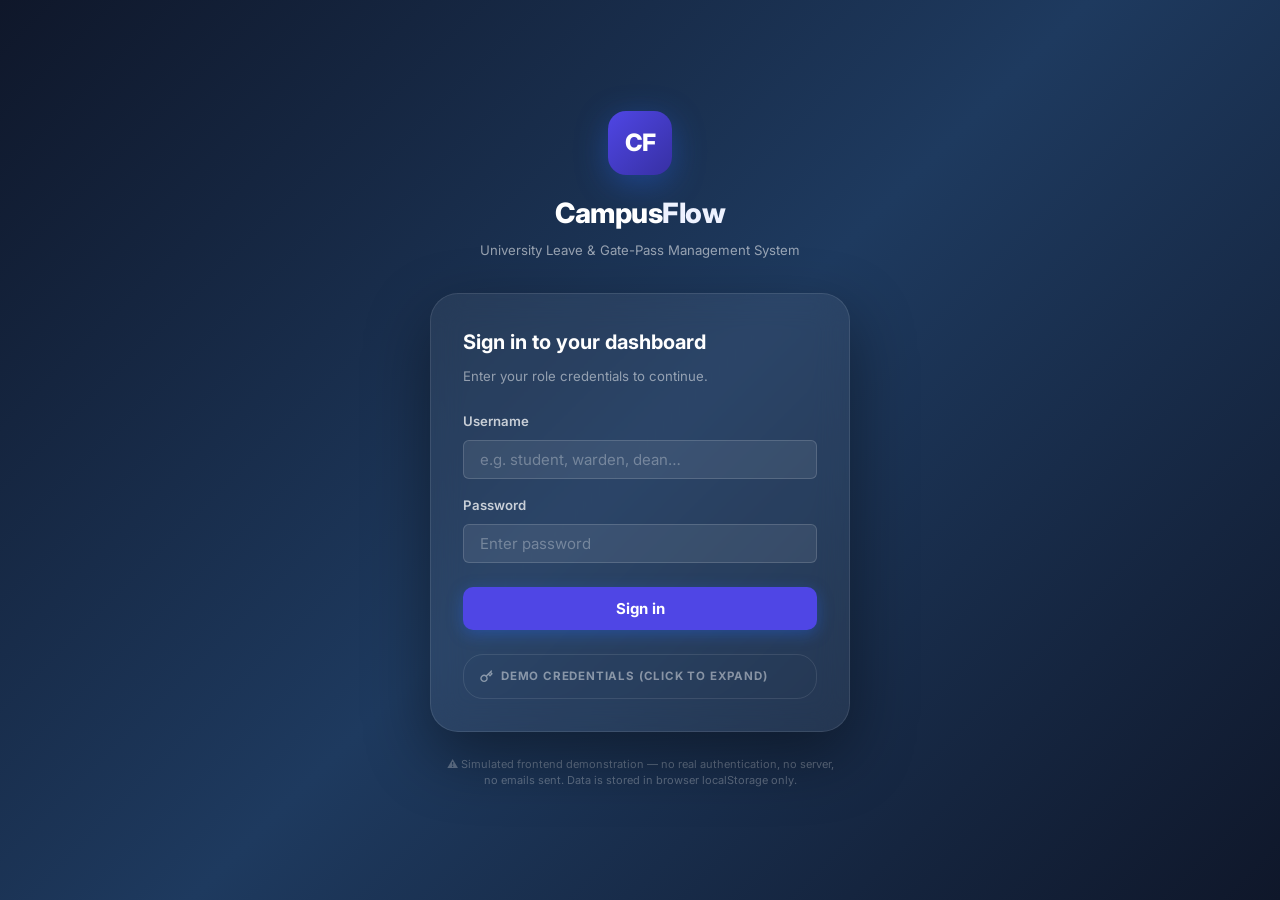
<file: Vanshika/index.html>
<!DOCTYPE html>
<html lang="en">
<head>
  <meta charset="UTF-8">
  <meta name="viewport" content="width=device-width, initial-scale=1.0">
  <title>CampusFlow — Login</title>
  <meta name="description" content="CampusFlow: University leave-approval and QR gate-pass management. Log in to access your role dashboard.">
  <link rel="preconnect" href="https://fonts.googleapis.com">
  <link rel="preconnect" href="https://fonts.gstatic.com" crossorigin>
  <link href="https://fonts.googleapis.com/css2?family=Inter:wght@300;400;500;600;700;800&display=swap" rel="stylesheet">
  <link rel="stylesheet" href="css/styles.css">
  <style>
    /* ── Login-page specific layout ── */
    body {
      min-height: 100vh;
      background: linear-gradient(135deg, #0F172A 0%, #1E3A5F 50%, #0F172A 100%);
      display: flex;
      align-items: center;
      justify-content: center;
      padding: var(--cf-sp-6);
    }

    .cf-login-wrap {
      width: 100%;
      max-width: 420px;
    }

    /* Brand */
    .cf-login-brand {
      text-align: center;
      margin-bottom: var(--cf-sp-8);
    }
    .cf-login-logo {
      display: inline-flex;
      align-items: center;
      justify-content: center;
      width: 64px;
      height: 64px;
      background: linear-gradient(135deg, var(--cf-primary), var(--cf-primary-dark));
      border-radius: 18px;
      font-size: 1.5rem;
      font-weight: 800;
      color: #fff;
      letter-spacing: -1px;
      margin-bottom: var(--cf-sp-4);
      box-shadow: 0 8px 32px rgba(37,99,235,0.4);
    }
    .cf-login-brand-title {
      font-size: 1.75rem;
      font-weight: 800;
      letter-spacing: -0.5px;
      color: #fff;
      margin: 0 0 var(--cf-sp-1);
    }
    .cf-login-brand-title span {
      color: var(--cf-primary-light, #60a5fa);
    }
    .cf-login-brand-sub {
      font-size: var(--cf-fs-sm);
      color: rgba(255,255,255,0.55);
      margin: 0;
    }

    /* Card */
    .cf-login-card {
      background: rgba(255,255,255,0.06);
      border: 1px solid rgba(255,255,255,0.10);
      backdrop-filter: blur(16px);
      -webkit-backdrop-filter: blur(16px);
      border-radius: var(--cf-radius-xl);
      padding: var(--cf-sp-8);
      box-shadow: 0 24px 64px rgba(0,0,0,0.4);
    }

    .cf-login-card h2 {
      font-size: var(--cf-fs-lg);
      font-weight: 700;
      color: #fff;
      margin: 0 0 var(--cf-sp-2);
    }
    .cf-login-card > p {
      font-size: var(--cf-fs-sm);
      color: rgba(255,255,255,0.5);
      margin: 0 0 var(--cf-sp-6);
    }

    /* Form elements inside dark card */
    .cf-login-card .cf-label {
      color: rgba(255,255,255,0.75);
    }
    .cf-login-card .cf-input {
      background: rgba(255,255,255,0.08);
      border-color: rgba(255,255,255,0.15);
      color: #fff;
    }
    .cf-login-card .cf-input::placeholder { color: rgba(255,255,255,0.3); }
    .cf-login-card .cf-input:focus {
      background: rgba(255,255,255,0.12);
      border-color: var(--cf-primary);
      box-shadow: 0 0 0 3px rgba(37,99,235,0.3);
    }

    /* Error message */
    #cf-login-error {
      display: none;
      align-items: center;
      gap: var(--cf-sp-2);
      background: rgba(239,68,68,0.15);
      border: 1px solid rgba(239,68,68,0.4);
      border-radius: var(--cf-radius);
      padding: var(--cf-sp-3) var(--cf-sp-4);
      font-size: var(--cf-fs-sm);
      color: #FCA5A5;
      margin-bottom: var(--cf-sp-5);
    }
    #cf-login-error.visible { display: flex; }

    /* Login button */
    .cf-login-btn {
      width: 100%;
      padding: var(--cf-sp-3) var(--cf-sp-4);
      font-size: var(--cf-fs-base);
      font-weight: 700;
      border-radius: var(--cf-radius);
      background: var(--cf-primary);
      color: #fff;
      border: none;
      cursor: pointer;
      transition: background 0.2s, transform 0.1s, box-shadow 0.2s;
      box-shadow: 0 4px 16px rgba(37,99,235,0.4);
    }
    .cf-login-btn:hover { background: var(--cf-primary-dark); box-shadow: 0 6px 20px rgba(37,99,235,0.5); }
    .cf-login-btn:active { transform: scale(0.98); }
    .cf-login-btn:disabled { opacity: 0.6; cursor: not-allowed; }

    /* Demo credentials panel */
    .cf-demo-panel {
      margin-top: var(--cf-sp-6);
      border: 1px solid rgba(255,255,255,0.1);
      border-radius: var(--cf-radius-lg);
      overflow: hidden;
    }
    .cf-demo-panel summary {
      padding: var(--cf-sp-3) var(--cf-sp-4);
      cursor: pointer;
      font-size: var(--cf-fs-xs);
      font-weight: 700;
      text-transform: uppercase;
      letter-spacing: 0.07em;
      color: rgba(255,255,255,0.45);
      display: flex;
      align-items: center;
      gap: var(--cf-sp-2);
      list-style: none;
      user-select: none;
    }
    .cf-demo-panel summary:hover { color: rgba(255,255,255,0.7); }
    .cf-demo-panel summary::-webkit-details-marker { display: none; }
    .cf-demo-creds {
      padding: 0 var(--cf-sp-4) var(--cf-sp-4);
    }
    .cf-cred-row {
      display: flex;
      align-items: center;
      justify-content: space-between;
      padding: var(--cf-sp-2) 0;
      border-bottom: 1px solid rgba(255,255,255,0.06);
      gap: var(--cf-sp-3);
    }
    .cf-cred-row:last-child { border-bottom: none; }
    .cf-cred-label {
      font-size: var(--cf-fs-xs);
      font-weight: 600;
      color: rgba(255,255,255,0.55);
      min-width: 90px;
    }
    .cf-cred-val {
      font-size: var(--cf-fs-xs);
      color: rgba(255,255,255,0.75);
      font-family: 'Courier New', monospace;
    }
    .cf-cred-fill {
      font-size: 11px;
      padding: 2px 8px;
      border-radius: 4px;
      border: 1px solid rgba(255,255,255,0.18);
      background: rgba(255,255,255,0.06);
      color: rgba(255,255,255,0.6);
      cursor: pointer;
      white-space: nowrap;
      transition: background 0.15s;
    }
    .cf-cred-fill:hover { background: rgba(255,255,255,0.12); color: #fff; }

    /* Demo notice */
    .cf-demo-notice {
      text-align: center;
      font-size: 11px;
      color: rgba(255,255,255,0.3);
      margin-top: var(--cf-sp-6);
      line-height: 1.5;
    }
  </style>
</head>
<body>

  <div class="cf-login-wrap">

    <!-- Brand -->
    <div class="cf-login-brand">
      <div class="cf-login-logo">CF</div>
      <h1 class="cf-login-brand-title">Campus<span>Flow</span></h1>
      <p class="cf-login-brand-sub">University Leave &amp; Gate-Pass Management System</p>
    </div>

    <!-- Login card -->
    <div class="cf-login-card">
      <h2>Sign in to your dashboard</h2>
      <p>Enter your role credentials to continue.</p>

      <!-- Error banner -->
      <div id="cf-login-error" role="alert" aria-live="polite">
        <svg xmlns="http://www.w3.org/2000/svg" width="16" height="16" viewBox="0 0 24 24"
             fill="none" stroke="currentColor" stroke-width="2" stroke-linecap="round" stroke-linejoin="round">
          <circle cx="12" cy="12" r="10"/><line x1="12" y1="8" x2="12" y2="12"/><line x1="12" y1="16" x2="12.01" y2="16"/>
        </svg>
        <span id="cf-login-error-text">Invalid username or password.</span>
      </div>

      <!-- Form -->
      <form id="cf-login-form" novalidate autocomplete="off">
        <div class="cf-form-group">
          <label class="cf-label" for="cf-username">Username</label>
          <input class="cf-input" type="text" id="cf-username"
                 placeholder="e.g. student, warden, dean…"
                 autocomplete="username" autocorrect="off" autocapitalize="none"
                 required aria-required="true">
        </div>

        <div class="cf-form-group" style="margin-top:var(--cf-sp-4)">
          <label class="cf-label" for="cf-password">Password</label>
          <input class="cf-input" type="password" id="cf-password"
                 placeholder="Enter password"
                 autocomplete="current-password"
                 required aria-required="true">
        </div>

        <button class="cf-login-btn" id="cf-login-btn" type="submit" style="margin-top:var(--cf-sp-6)">
          Sign in
        </button>
      </form>

      <!-- Demo credentials panel -->
      <details class="cf-demo-panel" id="cf-demo-panel">
        <summary>
          <svg xmlns="http://www.w3.org/2000/svg" width="13" height="13" viewBox="0 0 24 24"
               fill="none" stroke="currentColor" stroke-width="2.5" stroke-linecap="round" stroke-linejoin="round">
            <path d="M21 2l-2 2m-7.61 7.61a5.5 5.5 0 1 1-7.778 7.778 5.5 5.5 0 0 1 7.777-7.777zm0 0L15.5 7.5m0 0l3 3L22 7l-3-3m-3.5 3.5L19 4"/>
          </svg>
          Demo Credentials (click to expand)
        </summary>
        <div class="cf-demo-creds" id="cf-demo-creds-list"></div>
      </details>
    </div>

    <!-- Demo notice -->
    <p class="cf-demo-notice">
      ⚠️ Simulated frontend demonstration — no real authentication, no server,<br>
      no emails sent. Data is stored in browser localStorage only.
    </p>

  </div>

  <div id="cf-toast-container" role="status" aria-live="polite" aria-atomic="false"></div>

  <script src="js/auth.js"></script>
  <script src="js/toast.js"></script>
  <script>
    (function () {
      'use strict';

      /* If already logged in, skip straight to dashboard */
      CFAuth.redirectIfLoggedIn();

      var ROLE_COLORS = {
        student:  '#6D28D9',
        warden:   '#0369A1',
        dean:     '#065F46',
        vani:     '#9D174D',
        security: '#92400E'
      };

      /* Build demo credentials quick-fill list */
      var credsList = document.getElementById('cf-demo-creds-list');
      var ROLE_LABELS = { student: 'Student', warden: 'Warden', dean: 'Dean / Dept.', vani: 'Vani Mandir', security: 'Security' };
      CFAuth.DEMO_USERS.forEach(function (u) {
        var row = document.createElement('div');
        row.className = 'cf-cred-row';
        row.innerHTML =
          '<span class="cf-cred-label">' + (ROLE_LABELS[u.role] || u.role) + '</span>' +
          '<span class="cf-cred-val">' + u.username + ' / ' + u.password + '</span>' +
          '<button class="cf-cred-fill" type="button" data-user="' + u.username + '" data-pass="' + u.password + '">Fill</button>';
        credsList.appendChild(row);
      });

      credsList.querySelectorAll('.cf-cred-fill').forEach(function (btn) {
        btn.addEventListener('click', function () {
          document.getElementById('cf-username').value = btn.getAttribute('data-user');
          document.getElementById('cf-password').value = btn.getAttribute('data-pass');
          hideError();
          document.getElementById('cf-login-btn').focus();
        });
      });

      /* Form submit */
      document.getElementById('cf-login-form').addEventListener('submit', function (e) {
        e.preventDefault();
        var username = document.getElementById('cf-username').value;
        var password = document.getElementById('cf-password').value;

        if (!username.trim()) { showError('Please enter your username.'); return; }
        if (!password)        { showError('Please enter your password.'); return; }

        var btn = document.getElementById('cf-login-btn');
        btn.disabled = true;
        btn.textContent = 'Signing in…';

        setTimeout(function () {   /* tiny delay for UX realism */
          var result = CFAuth.login(username, password);
          if (result.success) {
            btn.textContent = 'Redirecting…';
            window.location.href = result.user.href;
          } else {
            showError('Invalid username or password. Check the demo credentials below.');
            btn.disabled = false;
            btn.textContent = 'Sign in';
          }
        }, 350);
      });

      function showError(msg) {
        var err = document.getElementById('cf-login-error');
        document.getElementById('cf-login-error-text').textContent = msg;
        err.classList.add('visible');
        err.setAttribute('aria-hidden', 'false');
      }
      function hideError() {
        var err = document.getElementById('cf-login-error');
        err.classList.remove('visible');
        err.setAttribute('aria-hidden', 'true');
      }
    })();
  </script>
</body>
</html>
</file>
<file: Vanshika/css/styles.css>
/* ============================================================
   CampusFlow Design System — styles.css
   Vanilla CSS · No build step · file:// compatible
   ============================================================ */

/* ── Google Fonts ── */
@import url('https://fonts.googleapis.com/css2?family=Inter:wght@300;400;500;600;700;800&display=swap');

/* ════════════════════════════════════════════════════════════
   1. CSS CUSTOM PROPERTIES (Design Tokens)
   ════════════════════════════════════════════════════════════ */
:root {
  /* Colours */
  --cf-primary:        #4F46E5;
  --cf-primary-dark:   #3730A3;
  --cf-primary-light:  #EEF2FF;
  --cf-accent:         #06B6D4;

  /* Role colours */
  --cf-student:        #4F46E5;
  --cf-warden:         #059669;
  --cf-dean:           #D97706;
  --cf-vani:           #7C3AED;
  --cf-security:       #DC2626;

  /* Status colours */
  --cf-pending:        #F59E0B;
  --cf-approved:       #10B981;
  --cf-rejected:       #EF4444;
  --cf-bypassed:       #7C3AED;
  --cf-info:           #3B82F6;

  /* Neutral palette */
  --cf-bg:             #F8FAFC;
  --cf-surface:        #FFFFFF;
  --cf-surface-2:      #F1F5F9;
  --cf-border:         #E2E8F0;
  --cf-border-strong:  #CBD5E1;
  --cf-text:           #0F172A;
  --cf-text-2:         #475569;
  --cf-text-3:         #94A3B8;
  --cf-overlay:        rgba(15,23,42,0.55);

  /* Typography */
  --cf-font:           'Inter', system-ui, -apple-system, sans-serif;
  --cf-fs-xs:          0.72rem;
  --cf-fs-sm:          0.825rem;
  --cf-fs-base:        0.9375rem;
  --cf-fs-md:          1.0625rem;
  --cf-fs-lg:          1.25rem;
  --cf-fs-xl:          1.5rem;
  --cf-fs-2xl:         1.875rem;
  --cf-fs-3xl:         2.25rem;

  /* Spacing */
  --cf-sp-1:  0.25rem;
  --cf-sp-2:  0.5rem;
  --cf-sp-3:  0.75rem;
  --cf-sp-4:  1rem;
  --cf-sp-5:  1.25rem;
  --cf-sp-6:  1.5rem;
  --cf-sp-8:  2rem;
  --cf-sp-10: 2.5rem;
  --cf-sp-12: 3rem;
  --cf-sp-16: 4rem;

  /* Borders & radius */
  --cf-radius-sm:  6px;
  --cf-radius:     10px;
  --cf-radius-md:  14px;
  --cf-radius-lg:  20px;
  --cf-radius-xl:  28px;
  --cf-radius-full: 9999px;

  /* Shadows */
  --cf-shadow-sm:   0 1px 3px rgba(0,0,0,0.08), 0 1px 2px rgba(0,0,0,0.06);
  --cf-shadow:      0 4px 12px rgba(0,0,0,0.08), 0 2px 6px rgba(0,0,0,0.06);
  --cf-shadow-md:   0 8px 24px rgba(0,0,0,0.10), 0 4px 10px rgba(0,0,0,0.06);
  --cf-shadow-lg:   0 16px 48px rgba(0,0,0,0.14), 0 6px 16px rgba(0,0,0,0.08);

  /* Transitions */
  --cf-ease:        cubic-bezier(0.4,0,0.2,1);
  --cf-dur-fast:    150ms;
  --cf-dur:         250ms;
  --cf-dur-slow:    400ms;

  /* Layout */
  --cf-nav-h:       64px;
  --cf-sidebar-w:   260px;
  --cf-content-max: 1200px;
}

/* ════════════════════════════════════════════════════════════
   2. RESET & BASE
   ════════════════════════════════════════════════════════════ */
*, *::before, *::after {
  box-sizing: border-box;
  margin: 0;
  padding: 0;
}

html {
  font-size: 16px;
  scroll-behavior: smooth;
  -webkit-text-size-adjust: 100%;
}

body {
  font-family: var(--cf-font);
  font-size: var(--cf-fs-base);
  color: var(--cf-text);
  background: var(--cf-bg);
  line-height: 1.6;
  min-height: 100vh;
  -webkit-font-smoothing: antialiased;
}

a { color: inherit; text-decoration: none; }
img, svg { display: block; max-width: 100%; }
button { cursor: pointer; font-family: inherit; }
input, select, textarea { font-family: inherit; }
ul, ol { list-style: none; }

/* ════════════════════════════════════════════════════════════
   3. NAVIGATION / HEADER
   ════════════════════════════════════════════════════════════ */
.cf-nav {
  position: sticky;
  top: 0;
  z-index: 100;
  height: var(--cf-nav-h);
  background: var(--cf-surface);
  border-bottom: 1px solid var(--cf-border);
  box-shadow: var(--cf-shadow-sm);
  display: flex;
  align-items: center;
  padding: 0 var(--cf-sp-6);
  gap: var(--cf-sp-4);
}

.cf-nav__brand {
  display: flex;
  align-items: center;
  gap: var(--cf-sp-3);
  flex-shrink: 0;
}

.cf-nav__logo {
  width: 36px;
  height: 36px;
  background: linear-gradient(135deg, var(--cf-primary) 0%, var(--cf-accent) 100%);
  border-radius: var(--cf-radius-sm);
  display: flex;
  align-items: center;
  justify-content: center;
  color: #fff;
  font-weight: 800;
  font-size: var(--cf-fs-md);
}

.cf-nav__title {
  font-weight: 700;
  font-size: var(--cf-fs-md);
  color: var(--cf-text);
}

.cf-nav__title span {
  color: var(--cf-primary);
}

.cf-nav__links {
  display: flex;
  align-items: center;
  gap: var(--cf-sp-1);
  flex: 1;
  overflow-x: auto;
  padding: 0 var(--cf-sp-2);
}

.cf-nav__link {
  display: flex;
  align-items: center;
  gap: var(--cf-sp-2);
  padding: var(--cf-sp-2) var(--cf-sp-3);
  border-radius: var(--cf-radius-sm);
  font-size: var(--cf-fs-sm);
  font-weight: 500;
  color: var(--cf-text-2);
  transition: background var(--cf-dur-fast) var(--cf-ease),
              color var(--cf-dur-fast) var(--cf-ease);
  white-space: nowrap;
  border: none;
  background: transparent;
}

.cf-nav__link:hover {
  background: var(--cf-surface-2);
  color: var(--cf-text);
}

.cf-nav__link.active {
  background: var(--cf-primary-light);
  color: var(--cf-primary);
}

.cf-nav__actions {
  display: flex;
  align-items: center;
  gap: var(--cf-sp-3);
  flex-shrink: 0;
}

.cf-nav__role-badge {
  display: flex;
  align-items: center;
  gap: var(--cf-sp-2);
  padding: var(--cf-sp-1) var(--cf-sp-3);
  border-radius: var(--cf-radius-full);
  font-size: var(--cf-fs-xs);
  font-weight: 600;
  text-transform: uppercase;
  letter-spacing: 0.05em;
  background: color-mix(in srgb, var(--badge-color, var(--cf-primary)) 15%, white);
  color: var(--badge-color, var(--cf-primary));
  max-width: 260px;
  overflow: hidden;
  text-overflow: ellipsis;
  white-space: nowrap;
}

.cf-nav__hamburger {
  display: none;
  align-items: center;
  justify-content: center;
  width: 36px;
  height: 36px;
  border: 1px solid var(--cf-border);
  border-radius: var(--cf-radius-sm);
  background: transparent;
  color: var(--cf-text-2);
}

/* ════════════════════════════════════════════════════════════
   4. PAGE LAYOUT
   ════════════════════════════════════════════════════════════ */
.cf-page {
  max-width: var(--cf-content-max);
  margin: 0 auto;
  padding: var(--cf-sp-8) var(--cf-sp-6);
}

.cf-page--wide {
  max-width: 1400px;
}

.cf-page__header {
  margin-bottom: var(--cf-sp-8);
}

.cf-page__title {
  font-size: var(--cf-fs-2xl);
  font-weight: 800;
  color: var(--cf-text);
  letter-spacing: -0.02em;
  line-height: 1.2;
}

.cf-page__subtitle {
  margin-top: var(--cf-sp-2);
  color: var(--cf-text-2);
  font-size: var(--cf-fs-base);
}

/* ════════════════════════════════════════════════════════════
   5. CARDS
   ════════════════════════════════════════════════════════════ */
.cf-card {
  background: var(--cf-surface);
  border: 1px solid var(--cf-border);
  border-radius: var(--cf-radius-md);
  box-shadow: var(--cf-shadow-sm);
  overflow: hidden;
}

.cf-card__header {
  padding: var(--cf-sp-5) var(--cf-sp-6);
  border-bottom: 1px solid var(--cf-border);
  display: flex;
  align-items: center;
  gap: var(--cf-sp-3);
}

.cf-card__title {
  font-size: var(--cf-fs-md);
  font-weight: 700;
  color: var(--cf-text);
  flex: 1;
}

.cf-card__body {
  padding: var(--cf-sp-6);
}

.cf-card--hover {
  transition: transform var(--cf-dur) var(--cf-ease),
              box-shadow var(--cf-dur) var(--cf-ease);
}

.cf-card--hover:hover {
  transform: translateY(-2px);
  box-shadow: var(--cf-shadow-md);
}

/* ════════════════════════════════════════════════════════════
   6. BUTTONS
   ════════════════════════════════════════════════════════════ */
.cf-btn {
  display: inline-flex;
  align-items: center;
  justify-content: center;
  gap: var(--cf-sp-2);
  padding: 0.5625rem var(--cf-sp-5);
  border-radius: var(--cf-radius-sm);
  font-size: var(--cf-fs-sm);
  font-weight: 600;
  line-height: 1;
  border: 1.5px solid transparent;
  transition: all var(--cf-dur-fast) var(--cf-ease);
  cursor: pointer;
  white-space: nowrap;
  user-select: none;
}

.cf-btn:disabled {
  opacity: 0.45;
  cursor: not-allowed;
}

/* Primary */
.cf-btn--primary {
  background: var(--cf-primary);
  border-color: var(--cf-primary);
  color: #fff;
}
.cf-btn--primary:hover:not(:disabled) {
  background: var(--cf-primary-dark);
  border-color: var(--cf-primary-dark);
}

/* Success */
.cf-btn--success {
  background: var(--cf-approved);
  border-color: var(--cf-approved);
  color: #fff;
}
.cf-btn--success:hover:not(:disabled) {
  background: #059669;
  border-color: #059669;
}

/* Danger */
.cf-btn--danger {
  background: var(--cf-rejected);
  border-color: var(--cf-rejected);
  color: #fff;
}
.cf-btn--danger:hover:not(:disabled) {
  background: #DC2626;
  border-color: #DC2626;
}

/* Outline */
.cf-btn--outline {
  background: transparent;
  border-color: var(--cf-border-strong);
  color: var(--cf-text-2);
}
.cf-btn--outline:hover:not(:disabled) {
  background: var(--cf-surface-2);
  border-color: var(--cf-border-strong);
  color: var(--cf-text);
}

/* Ghost */
.cf-btn--ghost {
  background: transparent;
  border-color: transparent;
  color: var(--cf-text-2);
}
.cf-btn--ghost:hover:not(:disabled) {
  background: var(--cf-surface-2);
  color: var(--cf-text);
}

/* Warning */
.cf-btn--warning {
  background: var(--cf-pending);
  border-color: var(--cf-pending);
  color: #fff;
}
.cf-btn--warning:hover:not(:disabled) {
  background: #D97706;
  border-color: #D97706;
}

/* Sizes */
.cf-btn--sm {
  padding: 0.3rem var(--cf-sp-3);
  font-size: var(--cf-fs-xs);
}

.cf-btn--lg {
  padding: 0.75rem var(--cf-sp-8);
  font-size: var(--cf-fs-base);
}

/* ════════════════════════════════════════════════════════════
   7. BADGES / STATUS CHIPS
   ════════════════════════════════════════════════════════════ */
.cf-badge {
  display: inline-flex;
  align-items: center;
  gap: 4px;
  padding: 2px 10px;
  border-radius: var(--cf-radius-full);
  font-size: var(--cf-fs-xs);
  font-weight: 600;
  text-transform: uppercase;
  letter-spacing: 0.04em;
}

.cf-badge--pending  { background: #FEF3C7; color: #92400E; }
.cf-badge--approved { background: #D1FAE5; color: #065F46; }
.cf-badge--rejected { background: #FEE2E2; color: #991B1B; }
.cf-badge--bypassed { background: #EDE9FE; color: #5B21B6; }
.cf-badge--purple   { background: #EDE9FE; color: #5B21B6; }
.cf-badge--info     { background: #DBEAFE; color: #1E40AF; }
.cf-badge--neutral  { background: var(--cf-surface-2); color: var(--cf-text-2); }

/* ════════════════════════════════════════════════════════════
   8. FORM ELEMENTS
   ════════════════════════════════════════════════════════════ */
.cf-form-group {
  display: flex;
  flex-direction: column;
  gap: var(--cf-sp-2);
}

.cf-label {
  font-size: var(--cf-fs-sm);
  font-weight: 600;
  color: var(--cf-text);
}

.cf-label span.required {
  color: var(--cf-rejected);
  margin-left: 2px;
}

.cf-input,
.cf-select,
.cf-textarea {
  width: 100%;
  padding: 0.5625rem var(--cf-sp-4);
  border: 1.5px solid var(--cf-border);
  border-radius: var(--cf-radius-sm);
  background: var(--cf-surface);
  color: var(--cf-text);
  font-size: var(--cf-fs-base);
  transition: border-color var(--cf-dur-fast) var(--cf-ease),
              box-shadow var(--cf-dur-fast) var(--cf-ease);
}

.cf-input:focus,
.cf-select:focus,
.cf-textarea:focus {
  outline: none;
  border-color: var(--cf-primary);
  box-shadow: 0 0 0 3px rgba(79,70,229,0.12);
}

.cf-textarea {
  resize: vertical;
  min-height: 90px;
}

.cf-select {
  appearance: none;
  background-image: url("data:image/svg+xml,%3Csvg xmlns='http://www.w3.org/2000/svg' width='12' height='12' viewBox='0 0 24 24' fill='none' stroke='%2394A3B8' stroke-width='2.5'%3E%3Cpath d='m6 9 6 6 6-6'/%3E%3C/svg%3E");
  background-repeat: no-repeat;
  background-position: right 12px center;
  padding-right: 2.5rem;
}

.cf-form-hint {
  font-size: var(--cf-fs-xs);
  color: var(--cf-text-3);
}

/* Upload area */
.cf-upload-area {
  border: 2px dashed var(--cf-border-strong);
  border-radius: var(--cf-radius);
  padding: var(--cf-sp-10) var(--cf-sp-6);
  text-align: center;
  cursor: pointer;
  transition: border-color var(--cf-dur-fast) var(--cf-ease),
              background var(--cf-dur-fast) var(--cf-ease);
}

.cf-upload-area:hover,
.cf-upload-area.drag-over {
  border-color: var(--cf-primary);
  background: var(--cf-primary-light);
}

.cf-upload-area__icon {
  color: var(--cf-text-3);
  margin: 0 auto var(--cf-sp-3);
}

.cf-upload-area__text {
  font-weight: 600;
  color: var(--cf-text-2);
  margin-bottom: var(--cf-sp-1);
}

.cf-upload-area__sub {
  font-size: var(--cf-fs-xs);
  color: var(--cf-text-3);
}

/* ════════════════════════════════════════════════════════════
   9. GRID / LAYOUT UTILITIES
   ════════════════════════════════════════════════════════════ */
.cf-grid-2 { display: grid; grid-template-columns: 1fr 1fr; gap: var(--cf-sp-4); }
.cf-grid-3 { display: grid; grid-template-columns: repeat(3,1fr); gap: var(--cf-sp-4); }
.cf-grid-4 { display: grid; grid-template-columns: repeat(4,1fr); gap: var(--cf-sp-4); }

.cf-flex { display: flex; }
.cf-flex-col { display: flex; flex-direction: column; }
.cf-items-center { align-items: center; }
.cf-justify-between { justify-content: space-between; }
.cf-gap-2 { gap: var(--cf-sp-2); }
.cf-gap-3 { gap: var(--cf-sp-3); }
.cf-gap-4 { gap: var(--cf-sp-4); }
.cf-gap-6 { gap: var(--cf-sp-6); }

/* ════════════════════════════════════════════════════════════
   10. STAT CARDS
   ════════════════════════════════════════════════════════════ */
.cf-stat {
  background: var(--cf-surface);
  border: 1px solid var(--cf-border);
  border-radius: var(--cf-radius-md);
  padding: var(--cf-sp-5) var(--cf-sp-6);
  box-shadow: var(--cf-shadow-sm);
  display: flex;
  align-items: flex-start;
  gap: var(--cf-sp-4);
  transition: transform var(--cf-dur) var(--cf-ease),
              box-shadow var(--cf-dur) var(--cf-ease);
}

.cf-stat:hover {
  transform: translateY(-2px);
  box-shadow: var(--cf-shadow);
}

.cf-stat__icon {
  width: 48px;
  height: 48px;
  border-radius: var(--cf-radius);
  display: flex;
  align-items: center;
  justify-content: center;
  flex-shrink: 0;
}

.cf-stat__body { flex: 1; }

.cf-stat__value {
  font-size: var(--cf-fs-2xl);
  font-weight: 800;
  color: var(--cf-text);
  letter-spacing: -0.02em;
  line-height: 1;
}

.cf-stat__label {
  font-size: var(--cf-fs-sm);
  color: var(--cf-text-2);
  margin-top: var(--cf-sp-1);
}

/* Icon colour variants */
.cf-icon-bg--primary  { background: var(--cf-primary-light);  color: var(--cf-primary); }
.cf-icon-bg--success  { background: #D1FAE5; color: #059669; }
.cf-icon-bg--warning  { background: #FEF3C7; color: #D97706; }
.cf-icon-bg--danger   { background: #FEE2E2; color: #DC2626; }
.cf-icon-bg--purple   { background: #EDE9FE; color: #7C3AED; }
.cf-icon-bg--cyan     { background: #CFFAFE; color: #0891B2; }

/* ════════════════════════════════════════════════════════════
   11. TABLES
   ════════════════════════════════════════════════════════════ */
.cf-table-wrap {
  overflow-x: auto;
  border-radius: var(--cf-radius);
  border: 1px solid var(--cf-border);
}

.cf-table {
  width: 100%;
  border-collapse: collapse;
  background: var(--cf-surface);
}

.cf-table thead {
  background: var(--cf-surface-2);
}

.cf-table th {
  padding: var(--cf-sp-3) var(--cf-sp-4);
  font-size: var(--cf-fs-xs);
  font-weight: 700;
  color: var(--cf-text-2);
  text-transform: uppercase;
  letter-spacing: 0.06em;
  text-align: left;
  border-bottom: 1px solid var(--cf-border);
  white-space: nowrap;
}

.cf-table td {
  padding: var(--cf-sp-3) var(--cf-sp-4);
  font-size: var(--cf-fs-sm);
  color: var(--cf-text);
  border-bottom: 1px solid var(--cf-border);
  vertical-align: middle;
}

.cf-table tbody tr:last-child td {
  border-bottom: none;
}

.cf-table tbody tr {
  transition: background var(--cf-dur-fast) var(--cf-ease);
}

.cf-table tbody tr:hover {
  background: var(--cf-surface-2);
}

/* ════════════════════════════════════════════════════════════
   12. WORKFLOW TIMELINE
   ════════════════════════════════════════════════════════════ */
.cf-timeline {
  display: flex;
  flex-direction: column;
  gap: 0;
}

.cf-timeline__step {
  display: flex;
  gap: var(--cf-sp-4);
  position: relative;
}

.cf-timeline__step:not(:last-child) .cf-timeline__line {
  position: absolute;
  left: 11px;
  top: 24px;
  width: 2px;
  bottom: 0;
  background: var(--cf-border);
}

.cf-timeline__step.done:not(:last-child) .cf-timeline__line {
  background: var(--cf-approved);
}

.cf-timeline__dot {
  width: 24px;
  height: 24px;
  border-radius: 50%;
  flex-shrink: 0;
  display: flex;
  align-items: center;
  justify-content: center;
  position: relative;
  z-index: 1;
  margin-top: 2px;
}

.cf-timeline__step.pending .cf-timeline__dot  { background: #FEF3C7; border: 2px solid var(--cf-pending); }
.cf-timeline__step.done    .cf-timeline__dot  { background: #D1FAE5; border: 2px solid var(--cf-approved); }
.cf-timeline__step.rejected .cf-timeline__dot { background: #FEE2E2; border: 2px solid var(--cf-rejected); }
.cf-timeline__step.bypassed .cf-timeline__dot { background: #EDE9FE; border: 2px solid var(--cf-bypassed); }
.cf-timeline__step.waiting  .cf-timeline__dot { background: var(--cf-surface-2); border: 2px solid var(--cf-border-strong); }

.cf-timeline__content {
  flex: 1;
  padding-bottom: var(--cf-sp-5);
}

.cf-timeline__stage {
  font-size: var(--cf-fs-sm);
  font-weight: 700;
  color: var(--cf-text);
  display: flex;
  align-items: center;
  gap: var(--cf-sp-2);
  flex-wrap: wrap;
}

.cf-timeline__meta {
  font-size: var(--cf-fs-xs);
  color: var(--cf-text-3);
  margin-top: 2px;
}

.cf-timeline__bypass-note {
  margin-top: var(--cf-sp-2);
  padding: var(--cf-sp-2) var(--cf-sp-3);
  background: #EDE9FE;
  border-radius: var(--cf-radius-sm);
  border-left: 3px solid var(--cf-bypassed);
  font-size: var(--cf-fs-xs);
  color: #5B21B6;
  font-style: italic;
}

/* ════════════════════════════════════════════════════════════
   13. MODAL
   ════════════════════════════════════════════════════════════ */
.cf-modal-overlay {
  position: fixed;
  inset: 0;
  background: var(--cf-overlay);
  z-index: 200;
  display: flex;
  align-items: center;
  justify-content: center;
  padding: var(--cf-sp-4);
  opacity: 0;
  pointer-events: none;
  transition: opacity var(--cf-dur) var(--cf-ease);
  backdrop-filter: blur(3px);
}

.cf-modal-overlay.open {
  opacity: 1;
  pointer-events: all;
}

.cf-modal {
  background: var(--cf-surface);
  border-radius: var(--cf-radius-lg);
  box-shadow: var(--cf-shadow-lg);
  width: 100%;
  max-width: 600px;
  max-height: 90vh;
  overflow-y: auto;
  transform: scale(0.95) translateY(12px);
  transition: transform var(--cf-dur) var(--cf-ease);
}

.cf-modal-overlay.open .cf-modal {
  transform: scale(1) translateY(0);
}

.cf-modal--wide { max-width: 800px; }
.cf-modal--sm   { max-width: 440px; }

.cf-modal__header {
  padding: var(--cf-sp-5) var(--cf-sp-6);
  border-bottom: 1px solid var(--cf-border);
  display: flex;
  align-items: center;
  gap: var(--cf-sp-3);
  position: sticky;
  top: 0;
  background: var(--cf-surface);
  z-index: 1;
}

.cf-modal__title {
  font-size: var(--cf-fs-lg);
  font-weight: 700;
  flex: 1;
}

.cf-modal__close {
  width: 32px;
  height: 32px;
  border: none;
  background: var(--cf-surface-2);
  border-radius: var(--cf-radius-sm);
  display: flex;
  align-items: center;
  justify-content: center;
  color: var(--cf-text-2);
  cursor: pointer;
  transition: background var(--cf-dur-fast) var(--cf-ease);
}

.cf-modal__close:hover {
  background: var(--cf-border);
  color: var(--cf-text);
}

.cf-modal__body {
  padding: var(--cf-sp-6);
}

.cf-modal__footer {
  padding: var(--cf-sp-4) var(--cf-sp-6);
  border-top: 1px solid var(--cf-border);
  display: flex;
  justify-content: flex-end;
  gap: var(--cf-sp-3);
}

/* ════════════════════════════════════════════════════════════
   14. DRAWER (Student 360°)
   ════════════════════════════════════════════════════════════ */
.cf-drawer-overlay {
  position: fixed;
  inset: 0;
  background: var(--cf-overlay);
  z-index: 150;
  opacity: 0;
  pointer-events: none;
  transition: opacity var(--cf-dur) var(--cf-ease);
  backdrop-filter: blur(2px);
}

.cf-drawer-overlay.open {
  opacity: 1;
  pointer-events: all;
}

.cf-drawer {
  position: fixed;
  top: 0;
  right: 0;
  width: min(480px, 95vw);
  height: 100vh;
  background: var(--cf-surface);
  box-shadow: var(--cf-shadow-lg);
  z-index: 151;
  transform: translateX(100%);
  transition: transform var(--cf-dur-slow) var(--cf-ease);
  display: flex;
  flex-direction: column;
  overflow: hidden;
}

.cf-drawer.open {
  transform: translateX(0);
}

.cf-drawer__header {
  padding: var(--cf-sp-5) var(--cf-sp-6);
  border-bottom: 1px solid var(--cf-border);
  display: flex;
  align-items: center;
  gap: var(--cf-sp-3);
  flex-shrink: 0;
  background: linear-gradient(135deg, var(--cf-primary) 0%, var(--cf-primary-dark) 100%);
  color: #fff;
}

.cf-drawer__avatar {
  width: 48px;
  height: 48px;
  border-radius: 50%;
  background: rgba(255,255,255,0.2);
  display: flex;
  align-items: center;
  justify-content: center;
  font-weight: 700;
  font-size: var(--cf-fs-lg);
  flex-shrink: 0;
}

.cf-drawer__name {
  font-size: var(--cf-fs-md);
  font-weight: 700;
}

.cf-drawer__sub {
  font-size: var(--cf-fs-xs);
  opacity: 0.8;
}

.cf-drawer__close {
  margin-left: auto;
  width: 32px;
  height: 32px;
  border: none;
  background: rgba(255,255,255,0.2);
  border-radius: var(--cf-radius-sm);
  color: #fff;
  display: flex;
  align-items: center;
  justify-content: center;
  cursor: pointer;
  flex-shrink: 0;
}

.cf-drawer__body {
  flex: 1;
  overflow-y: auto;
  padding: var(--cf-sp-6);
}

.cf-drawer__section {
  margin-bottom: var(--cf-sp-6);
}

.cf-drawer__section-title {
  font-size: var(--cf-fs-xs);
  font-weight: 700;
  text-transform: uppercase;
  letter-spacing: 0.08em;
  color: var(--cf-text-3);
  margin-bottom: var(--cf-sp-3);
}

.cf-info-row {
  display: flex;
  justify-content: space-between;
  align-items: flex-start;
  padding: var(--cf-sp-2) 0;
  border-bottom: 1px solid var(--cf-border);
  gap: var(--cf-sp-4);
}

.cf-info-row:last-child { border-bottom: none; }

.cf-info-row__label {
  font-size: var(--cf-fs-xs);
  color: var(--cf-text-3);
  flex-shrink: 0;
}

.cf-info-row__value {
  font-size: var(--cf-fs-sm);
  font-weight: 500;
  color: var(--cf-text);
  text-align: right;
}

/* ════════════════════════════════════════════════════════════
   15. TOAST NOTIFICATIONS
   ════════════════════════════════════════════════════════════ */
#cf-toast-container {
  position: fixed;
  bottom: var(--cf-sp-6);
  right: var(--cf-sp-6);
  z-index: 999;
  display: flex;
  flex-direction: column;
  gap: var(--cf-sp-2);
  pointer-events: none;
}

.cf-toast {
  display: flex;
  align-items: center;
  gap: var(--cf-sp-3);
  padding: var(--cf-sp-3) var(--cf-sp-4);
  background: var(--cf-text);
  color: #fff;
  border-radius: var(--cf-radius);
  box-shadow: var(--cf-shadow-md);
  font-size: var(--cf-fs-sm);
  font-weight: 500;
  pointer-events: all;
  min-width: 260px;
  max-width: 400px;
  animation: cf-toast-in var(--cf-dur) var(--cf-ease) forwards;
}

.cf-toast.leaving {
  animation: cf-toast-out var(--cf-dur) var(--cf-ease) forwards;
}

.cf-toast--success { background: #065F46; }
.cf-toast--error   { background: #991B1B; }
.cf-toast--warning { background: #92400E; }
.cf-toast--info    { background: #1E40AF; }

@keyframes cf-toast-in {
  from { opacity: 0; transform: translateX(100%); }
  to   { opacity: 1; transform: translateX(0); }
}

@keyframes cf-toast-out {
  from { opacity: 1; transform: translateX(0); }
  to   { opacity: 0; transform: translateX(100%); }
}

/* ════════════════════════════════════════════════════════════
   16. OCR PANEL
   ════════════════════════════════════════════════════════════ */
.cf-ocr-panel {
  border: 1.5px dashed var(--cf-border-strong);
  border-radius: var(--cf-radius);
  padding: var(--cf-sp-4);
  background: var(--cf-surface-2);
}

.cf-ocr-banner {
  display: flex;
  align-items: center;
  gap: var(--cf-sp-3);
  margin-bottom: var(--cf-sp-4);
  padding: var(--cf-sp-3) var(--cf-sp-4);
  background: #DBEAFE;
  border-radius: var(--cf-radius-sm);
  border-left: 3px solid #3B82F6;
  font-size: var(--cf-fs-sm);
  color: #1E40AF;
}

.cf-ocr-preview {
  width: 100%;
  max-height: 200px;
  object-fit: cover;
  border-radius: var(--cf-radius-sm);
  border: 1px solid var(--cf-border);
  margin-bottom: var(--cf-sp-4);
}

.cf-ocr-scanning {
  display: flex;
  align-items: center;
  gap: var(--cf-sp-3);
  padding: var(--cf-sp-3);
  color: var(--cf-primary);
  font-size: var(--cf-fs-sm);
  font-weight: 500;
}

/* ════════════════════════════════════════════════════════════
   17. EMAIL PREVIEW PANEL
   ════════════════════════════════════════════════════════════ */
.cf-email-panel {
  border: 1.5px solid var(--cf-border);
  border-radius: var(--cf-radius);
  background: var(--cf-surface);
  overflow: hidden;
}

.cf-email-header {
  padding: var(--cf-sp-3) var(--cf-sp-4);
  background: var(--cf-surface-2);
  border-bottom: 1px solid var(--cf-border);
}

.cf-email-header .label {
  font-size: var(--cf-fs-xs);
  color: var(--cf-text-3);
  text-transform: uppercase;
  font-weight: 700;
  letter-spacing: 0.06em;
  margin-bottom: var(--cf-sp-1);
}

.cf-email-meta {
  font-size: var(--cf-fs-xs);
  color: var(--cf-text-2);
}

.cf-email-body {
  padding: var(--cf-sp-5);
  font-size: var(--cf-fs-sm);
  line-height: 1.7;
  color: var(--cf-text);
  white-space: pre-line;
}

.cf-email-actions {
  padding: var(--cf-sp-4) var(--cf-sp-5);
  border-top: 1px solid var(--cf-border);
  display: flex;
  gap: var(--cf-sp-3);
  background: var(--cf-surface-2);
}

/* ════════════════════════════════════════════════════════════
   18. QR DISPLAY
   ════════════════════════════════════════════════════════════ */
.cf-qr-box {
  text-align: center;
  padding: var(--cf-sp-8);
}

.cf-qr-code {
  width: 160px;
  height: 160px;
  margin: 0 auto var(--cf-sp-4);
  background: var(--cf-surface-2);
  border-radius: var(--cf-radius);
  display: flex;
  align-items: center;
  justify-content: center;
  border: 1px solid var(--cf-border);
  overflow: hidden;
}

.cf-gate-token {
  font-family: 'Courier New', monospace;
  font-size: var(--cf-fs-lg);
  font-weight: 700;
  color: var(--cf-primary);
  letter-spacing: 0.1em;
}

/* ════════════════════════════════════════════════════════════
   19. LANDING PAGE
   ════════════════════════════════════════════════════════════ */
.cf-landing {
  min-height: 100vh;
  background: linear-gradient(135deg, #EEF2FF 0%, #F0FDF4 50%, #FFF7ED 100%);
}

.cf-landing__hero {
  text-align: center;
  padding: var(--cf-sp-16) var(--cf-sp-6) var(--cf-sp-12);
}

.cf-landing__badge {
  display: inline-flex;
  align-items: center;
  gap: var(--cf-sp-2);
  padding: var(--cf-sp-1) var(--cf-sp-4);
  background: var(--cf-primary-light);
  color: var(--cf-primary);
  border-radius: var(--cf-radius-full);
  font-size: var(--cf-fs-xs);
  font-weight: 700;
  text-transform: uppercase;
  letter-spacing: 0.08em;
  margin-bottom: var(--cf-sp-6);
}

.cf-landing__headline {
  font-size: clamp(2rem, 5vw, 3.5rem);
  font-weight: 800;
  color: var(--cf-text);
  letter-spacing: -0.03em;
  line-height: 1.15;
  margin-bottom: var(--cf-sp-5);
}

.cf-landing__headline span {
  background: linear-gradient(135deg, var(--cf-primary) 0%, var(--cf-accent) 100%);
  -webkit-background-clip: text;
  background-clip: text;
  -webkit-text-fill-color: transparent;
}

.cf-landing__sub {
  max-width: 540px;
  margin: 0 auto var(--cf-sp-10);
  font-size: var(--cf-fs-md);
  color: var(--cf-text-2);
  line-height: 1.7;
}

.cf-role-grid {
  display: grid;
  grid-template-columns: repeat(auto-fit, minmax(200px, 1fr));
  gap: var(--cf-sp-4);
  max-width: 900px;
  margin: 0 auto;
  padding: 0 var(--cf-sp-4);
}

.cf-role-card {
  background: var(--cf-surface);
  border: 1.5px solid var(--cf-border);
  border-radius: var(--cf-radius-lg);
  padding: var(--cf-sp-6);
  text-align: center;
  cursor: pointer;
  transition: transform var(--cf-dur) var(--cf-ease),
              box-shadow var(--cf-dur) var(--cf-ease),
              border-color var(--cf-dur) var(--cf-ease);
  text-decoration: none;
  display: flex;
  flex-direction: column;
  align-items: center;
  gap: var(--cf-sp-3);
}

.cf-role-card:hover {
  transform: translateY(-6px);
  box-shadow: var(--cf-shadow-lg);
}

.cf-role-card__icon {
  width: 64px;
  height: 64px;
  border-radius: var(--cf-radius-md);
  display: flex;
  align-items: center;
  justify-content: center;
  font-size: 1.75rem;
}

.cf-role-card__name {
  font-size: var(--cf-fs-base);
  font-weight: 700;
  color: var(--cf-text);
}

.cf-role-card__desc {
  font-size: var(--cf-fs-xs);
  color: var(--cf-text-2);
  line-height: 1.5;
}

/* Role card accent colours */
.cf-role-card[data-role="student"]:hover  { border-color: var(--cf-student); }
.cf-role-card[data-role="warden"]:hover   { border-color: var(--cf-warden); }
.cf-role-card[data-role="dean"]:hover     { border-color: var(--cf-dean); }
.cf-role-card[data-role="vani"]:hover     { border-color: var(--cf-vani); }
.cf-role-card[data-role="security"]:hover { border-color: var(--cf-security); }

/* ════════════════════════════════════════════════════════════
   20. EMPTY STATE
   ════════════════════════════════════════════════════════════ */
.cf-empty {
  text-align: center;
  padding: var(--cf-sp-16) var(--cf-sp-4);
  color: var(--cf-text-3);
}

.cf-empty__icon {
  margin: 0 auto var(--cf-sp-4);
  opacity: 0.4;
}

.cf-empty__title {
  font-size: var(--cf-fs-md);
  font-weight: 700;
  color: var(--cf-text-2);
  margin-bottom: var(--cf-sp-2);
}

/* ════════════════════════════════════════════════════════════
   21. SECTION SEPARATORS & HELPERS
   ════════════════════════════════════════════════════════════ */
.cf-divider {
  height: 1px;
  background: var(--cf-border);
  margin: var(--cf-sp-6) 0;
}

.cf-section {
  margin-bottom: var(--cf-sp-8);
}

.cf-section__header {
  display: flex;
  align-items: center;
  justify-content: space-between;
  margin-bottom: var(--cf-sp-5);
  flex-wrap: wrap;
  gap: var(--cf-sp-3);
}

.cf-section__title {
  font-size: var(--cf-fs-lg);
  font-weight: 700;
  color: var(--cf-text);
  display: flex;
  align-items: center;
  gap: var(--cf-sp-3);
}

/* ════════════════════════════════════════════════════════════
   22. SPINNER / LOADER
   ════════════════════════════════════════════════════════════ */
.cf-spinner {
  width: 20px;
  height: 20px;
  border: 2.5px solid var(--cf-border);
  border-top-color: var(--cf-primary);
  border-radius: 50%;
  animation: cf-spin 0.7s linear infinite;
  flex-shrink: 0;
}

.cf-spinner--sm { width: 14px; height: 14px; border-width: 2px; }
.cf-spinner--lg { width: 32px; height: 32px; border-width: 3.5px; }

@keyframes cf-spin { to { transform: rotate(360deg); } }

/* ════════════════════════════════════════════════════════════
   23. ALERT BANNER
   ════════════════════════════════════════════════════════════ */
.cf-alert {
  display: flex;
  align-items: flex-start;
  gap: var(--cf-sp-3);
  padding: var(--cf-sp-4);
  border-radius: var(--cf-radius);
  font-size: var(--cf-fs-sm);
  line-height: 1.6;
}

.cf-alert--info    { background: #DBEAFE; color: #1E40AF; border: 1px solid #BFDBFE; }
.cf-alert--success { background: #D1FAE5; color: #065F46; border: 1px solid #A7F3D0; }
.cf-alert--warning { background: #FEF3C7; color: #92400E; border: 1px solid #FDE68A; }
.cf-alert--danger  { background: #FEE2E2; color: #991B1B; border: 1px solid #FECACA; }

/* ════════════════════════════════════════════════════════════
   24. SECURITY SCAN
   ════════════════════════════════════════════════════════════ */
.cf-scan-result {
  text-align: center;
  padding: var(--cf-sp-8);
}

.cf-scan-result__icon {
  width: 80px;
  height: 80px;
  border-radius: 50%;
  margin: 0 auto var(--cf-sp-4);
  display: flex;
  align-items: center;
  justify-content: center;
  font-size: 2rem;
}

.cf-scan-result--valid   .cf-scan-result__icon { background: #D1FAE5; color: #059669; }
.cf-scan-result--invalid .cf-scan-result__icon { background: #FEE2E2; color: #DC2626; }

.cf-scan-result__status {
  font-size: var(--cf-fs-xl);
  font-weight: 800;
  margin-bottom: var(--cf-sp-2);
}

.cf-scan-result--valid   .cf-scan-result__status { color: #059669; }
.cf-scan-result--invalid .cf-scan-result__status { color: #DC2626; }

/* ════════════════════════════════════════════════════════════
   25. RESPONSIVE BREAKPOINTS
   ════════════════════════════════════════════════════════════ */
@media (max-width: 900px) {
  .cf-grid-4 { grid-template-columns: 1fr 1fr; }
  .cf-grid-3 { grid-template-columns: 1fr 1fr; }
}

@media (max-width: 640px) {
  :root { --cf-nav-h: 56px; }

  .cf-page { padding: var(--cf-sp-5) var(--cf-sp-4); }
  .cf-page__title { font-size: var(--cf-fs-xl); }

  .cf-grid-2,
  .cf-grid-3,
  .cf-grid-4 { grid-template-columns: 1fr; }

  .cf-nav__links { display: none; }
  .cf-nav__hamburger { display: flex; }

  .cf-modal { max-width: 100%; border-radius: var(--cf-radius-md) var(--cf-radius-md) 0 0; }
  .cf-modal-overlay { align-items: flex-end; }

  .cf-role-grid { grid-template-columns: 1fr 1fr; }

  .cf-nav__title { display: none; }
}

/* ════════════════════════════════════════════════════════════
   26. UTILITY CLASSES
   ════════════════════════════════════════════════════════════ */
.hidden    { display: none !important; }
.sr-only   { position: absolute; width: 1px; height: 1px; padding: 0; margin: -1px; overflow: hidden; clip: rect(0,0,0,0); white-space: nowrap; border: 0; }
.text-muted { color: var(--cf-text-3); }
.text-sm   { font-size: var(--cf-fs-sm); }
.text-xs   { font-size: var(--cf-fs-xs); }
.font-bold { font-weight: 700; }
.mt-2 { margin-top: var(--cf-sp-2); }
.mt-4 { margin-top: var(--cf-sp-4); }
.mt-6 { margin-top: var(--cf-sp-6); }
.mb-4 { margin-bottom: var(--cf-sp-4); }
.w-full { width: 100%; }

/* Fade-in animation for page load */
@keyframes cf-fade-up {
  from { opacity: 0; transform: translateY(16px); }
  to   { opacity: 1; transform: translateY(0); }
}

.cf-fade-up {
  animation: cf-fade-up var(--cf-dur-slow) var(--cf-ease) both;
}

.cf-fade-up--delay-1 { animation-delay: 80ms; }
.cf-fade-up--delay-2 { animation-delay: 160ms; }
.cf-fade-up--delay-3 { animation-delay: 240ms; }
.cf-fade-up--delay-4 { animation-delay: 320ms; }
.cf-fade-up--delay-5 { animation-delay: 400ms; }
</file>
